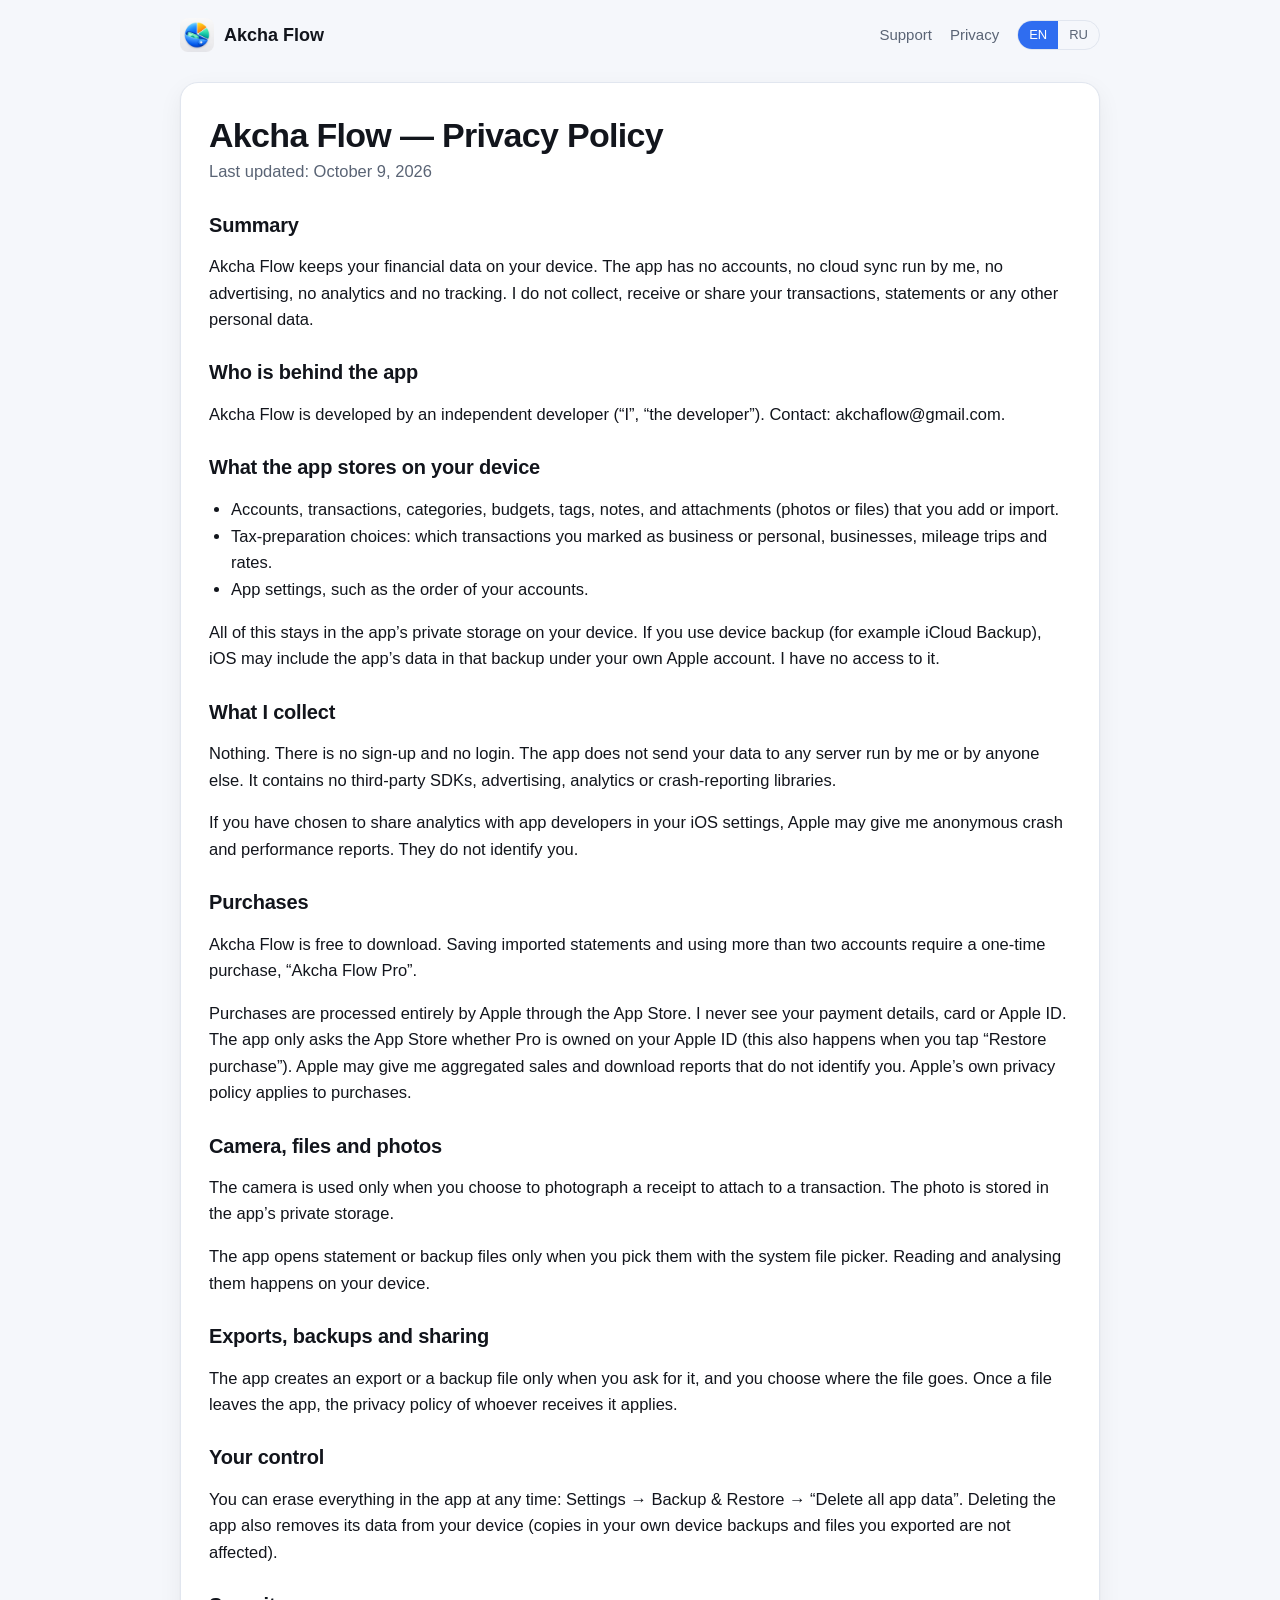
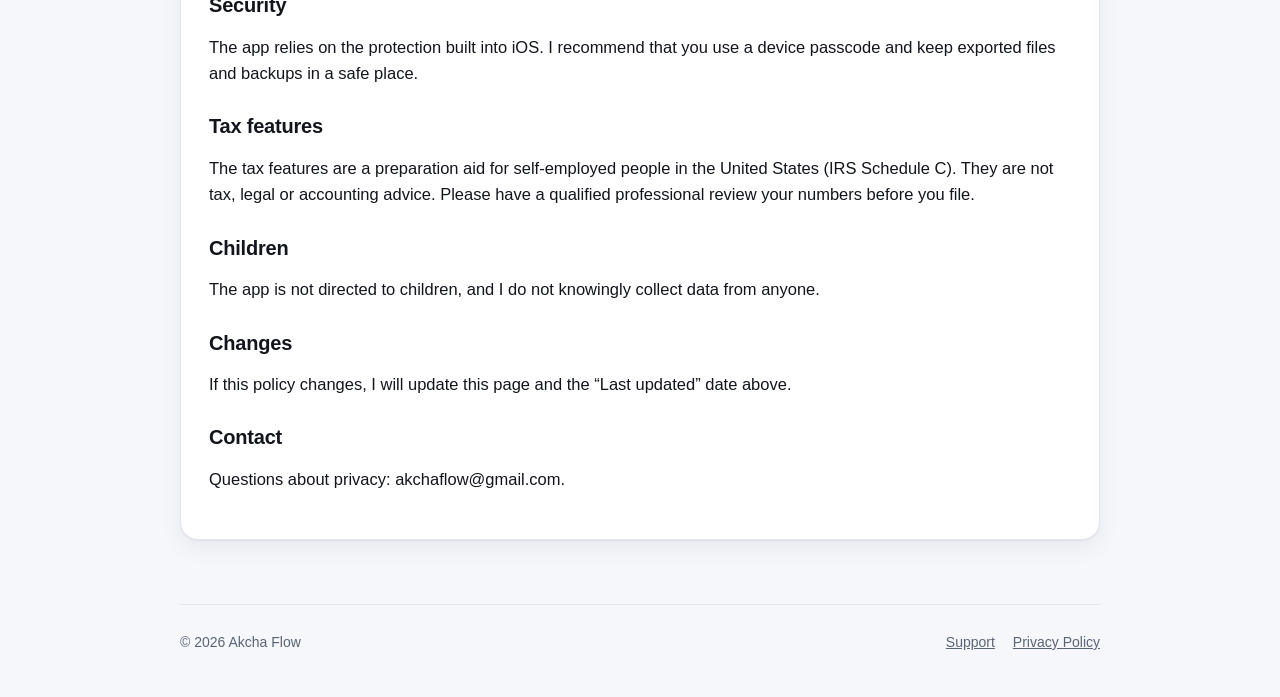
<file: privacy.html>
<!doctype html>
<html lang="en" data-lang="en">
<head>
<meta charset="utf-8">
<meta name="viewport" content="width=device-width, initial-scale=1">
<title>Akcha Flow Privacy Policy</title>
<meta name="description" content="How Akcha Flow handles your data: it stays on your device.">
<meta property="og:title" content="Akcha Flow Privacy Policy">
<meta property="og:description" content="How Akcha Flow handles your data: it stays on your device.">
<meta property="og:type" content="website">
<link rel="icon" type="image/png" href="assets/icon-180.png">
<link rel="apple-touch-icon" href="assets/icon-180.png">
<link rel="stylesheet" href="assets/style.css">
</head>
<body>
<div class="wrap">
<header class="top">
  <a class="brand" href="index.html"><img src="assets/icon-180.png" alt="" width="34" height="34"><span>Akcha Flow</span></a>
  <nav class="menu">
    <a href="support.html"><span lang="en">Support</span><span lang="ru">Поддержка</span></a>
    <a href="privacy.html"><span lang="en">Privacy</span><span lang="ru">Конфиденциальность</span></a>
    <span class="lang-switch" role="group" aria-label="Language">
      <button type="button" data-l="en" aria-pressed="true">EN</button><button type="button" data-l="ru" aria-pressed="false">RU</button>
    </span>
  </nav>
</header>
<main>
<article class="doc" lang="en">
<h1>Akcha Flow — Privacy Policy</h1>
<p class="muted">Last updated: October 9, 2026</p>
<h2>Summary</h2>
<p>Akcha Flow keeps your financial data on your device. The app has no accounts, no cloud sync run by me, no advertising, no analytics and no tracking. I do not collect, receive or share your transactions, statements or any other personal data.</p>
<h2>Who is behind the app</h2>
<p>Akcha Flow is developed by an independent developer (“I”, “the developer”). Contact: akchaflow@gmail.com.</p>
<h2>What the app stores on your device</h2>
<ul><li>Accounts, transactions, categories, budgets, tags, notes, and attachments (photos or files) that you add or import.</li><li>Tax-preparation choices: which transactions you marked as business or personal, businesses, mileage trips and rates.</li><li>App settings, such as the order of your accounts.</li></ul>
<p>All of this stays in the app’s private storage on your device. If you use device backup (for example iCloud Backup), iOS may include the app’s data in that backup under your own Apple account. I have no access to it.</p>
<h2>What I collect</h2>
<p>Nothing. There is no sign-up and no login. The app does not send your data to any server run by me or by anyone else. It contains no third-party SDKs, advertising, analytics or crash-reporting libraries.</p>
<p>If you have chosen to share analytics with app developers in your iOS settings, Apple may give me anonymous crash and performance reports. They do not identify you.</p>
<h2>Purchases</h2>
<p>Akcha Flow is free to download. Saving imported statements and using more than two accounts require a one-time purchase, “Akcha Flow Pro”.</p>
<p>Purchases are processed entirely by Apple through the App Store. I never see your payment details, card or Apple ID. The app only asks the App Store whether Pro is owned on your Apple ID (this also happens when you tap “Restore purchase”). Apple may give me aggregated sales and download reports that do not identify you. Apple’s own privacy policy applies to purchases.</p>
<h2>Camera, files and photos</h2>
<p>The camera is used only when you choose to photograph a receipt to attach to a transaction. The photo is stored in the app’s private storage.</p>
<p>The app opens statement or backup files only when you pick them with the system file picker. Reading and analysing them happens on your device.</p>
<h2>Exports, backups and sharing</h2>
<p>The app creates an export or a backup file only when you ask for it, and you choose where the file goes. Once a file leaves the app, the privacy policy of whoever receives it applies.</p>
<h2>Your control</h2>
<p>You can erase everything in the app at any time: Settings → Backup &amp; Restore → “Delete all app data”. Deleting the app also removes its data from your device (copies in your own device backups and files you exported are not affected).</p>
<h2>Security</h2>
<p>The app relies on the protection built into iOS. I recommend that you use a device passcode and keep exported files and backups in a safe place.</p>
<h2>Tax features</h2>
<p>The tax features are a preparation aid for self-employed people in the United States (IRS Schedule C). They are not tax, legal or accounting advice. Please have a qualified professional review your numbers before you file.</p>
<h2>Children</h2>
<p>The app is not directed to children, and I do not knowingly collect data from anyone.</p>
<h2>Changes</h2>
<p>If this policy changes, I will update this page and the “Last updated” date above.</p>
<h2>Contact</h2>
<p>Questions about privacy: akchaflow@gmail.com.</p>
</article>
<article class="doc" lang="ru">
<h1>Akcha Flow — Политика конфиденциальности</h1>
<p class="muted">Последнее обновление: 9 октября 2026 г.</p>
<h2>Кратко</h2>
<p>Akcha Flow хранит ваши финансовые данные на вашем устройстве. В приложении нет учётных записей, облачной синхронизации с моей стороны, рекламы, аналитики и слежки. Я не собираю, не получаю и никому не передаю ваши операции, выписки и другие личные данные.</p>
<h2>Кто разрабатывает приложение</h2>
<p>Akcha Flow разрабатывает независимый разработчик («я», «разработчик»). Связь: akchaflow@gmail.com.</p>
<h2>Что приложение хранит на вашем устройстве</h2>
<ul><li>Счета, операции, категории, бюджеты, теги, заметки и вложения (фото или файлы), которые вы добавляете или импортируете.</li><li>Налоговые отметки: какие операции вы пометили как рабочие или личные, предприятия, поездки и ставки пробега.</li><li>Настройки приложения, например порядок счетов.</li></ul>
<p>Всё это остаётся в закрытом хранилище приложения на вашем устройстве. Если вы используете резервное копирование устройства (например, iCloud), iOS может включить данные приложения в эту копию под вашей учётной записью Apple. У меня нет к ней доступа.</p>
<h2>Что я собираю</h2>
<p>Ничего. Нет ни регистрации, ни входа. Приложение не отправляет ваши данные ни на сервер, которым владею я, ни на чей-либо другой. В нём нет сторонних SDK, рекламы, аналитики и библиотек для отчётов об ошибках.</p>
<p>Если в настройках iOS вы разрешили делиться данными с разработчиками приложений, Apple может присылать мне обезличенные отчёты о сбоях и работе приложения. По ним вас нельзя узнать.</p>
<h2>Покупки</h2>
<p>Akcha Flow скачивается бесплатно. Сохранение импортированных выписок и больше двух счетов требуют разовой покупки «Akcha Flow Pro».</p>
<p>Покупки полностью обрабатывает Apple через App Store. Я никогда не вижу ваши платёжные данные, карту или Apple ID. Приложение лишь спрашивает у App Store, куплена ли версия Pro на вашем Apple ID (это происходит и при нажатии «Восстановить покупку»). Apple может присылать мне сводные отчёты о продажах и загрузках, по которым вас нельзя узнать. На покупки распространяется политика конфиденциальности Apple.</p>
<h2>Камера, файлы и фото</h2>
<p>Камера используется только тогда, когда вы сами решаете сфотографировать чек, чтобы прикрепить его к операции. Фото хранится в закрытом хранилище приложения.</p>
<p>Приложение открывает файлы выписок или резервных копий только когда вы выбираете их в системном окне выбора файла. Чтение и разбор происходят на вашем устройстве.</p>
<h2>Экспорт, резервные копии и «Поделиться»</h2>
<p>Файл экспорта или резервной копии создаётся только по вашему запросу, и вы сами выбираете, куда его сохранить. Когда файл покидает приложение, на него распространяется политика того, кто его получает.</p>
<h2>Ваш контроль</h2>
<p>Вы можете в любой момент стереть всё в приложении: Настройки → Резервная копия → «Удалить все данные». Удаление приложения тоже удаляет его данные с устройства (копии в резервных копиях вашего устройства и экспортированные вами файлы остаются).</p>
<h2>Безопасность</h2>
<p>Приложение полагается на защиту, встроенную в iOS. Рекомендую использовать код-пароль на устройстве и хранить файлы экспорта и резервные копии в надёжном месте.</p>
<h2>Налоговые функции</h2>
<p>Налоговые функции — помощник для подготовки данных для самозанятых в США (форма IRS Schedule C). Это не налоговая, юридическая или бухгалтерская консультация. Попросите квалифицированного специалиста проверить цифры перед подачей отчётности.</p>
<h2>Дети</h2>
<p>Приложение не предназначено для детей, и я сознательно не собираю данные ни о ком.</p>
<h2>Изменения</h2>
<p>Если политика изменится, я обновлю эту страницу и дату «Последнее обновление» выше.</p>
<h2>Связь</h2>
<p>Вопросы о конфиденциальности: akchaflow@gmail.com.</p>
</article>
</main>
<footer>
  <span>© 2026 Akcha Flow</span>
  <nav>
    <a href="support.html"><span lang="en">Support</span><span lang="ru">Поддержка</span></a>
    <a href="privacy.html"><span lang="en">Privacy Policy</span><span lang="ru">Политика конфиденциальности</span></a>
  </nav>
</footer>
</div>
<script>
(function () {
  var root = document.documentElement, lang = "en";
  try { lang = localStorage.getItem("lang") || ""; } catch (e) {}
  if (lang !== "en" && lang !== "ru") {
    lang = (navigator.language || "en").toLowerCase().indexOf("ru") === 0 ? "ru" : "en";
  }
  function apply(l) {
    root.setAttribute("data-lang", l);
    root.setAttribute("lang", l);
    var b = document.querySelectorAll(".lang-switch button");
    for (var i = 0; i < b.length; i++) b[i].setAttribute("aria-pressed", String(b[i].dataset.l === l));
    try { localStorage.setItem("lang", l); } catch (e) {}
  }
  apply(lang);
  var b = document.querySelectorAll(".lang-switch button");
  for (var i = 0; i < b.length; i++) b[i].addEventListener("click", function () { apply(this.dataset.l); });
  var shots = document.getElementById("shots");
  if (shots) {
    var imgs = shots.querySelectorAll("img"), left = imgs.length;
    var done = function () { if (--left <= 0 && !shots.querySelector("img")) shots.remove(); };
    imgs.forEach(function (im) {
      im.addEventListener("error", function () { im.remove(); done(); });
      im.addEventListener("load", function () { left = -1; });
    });
  }
})();
</script>
</body>
</html>
</file>
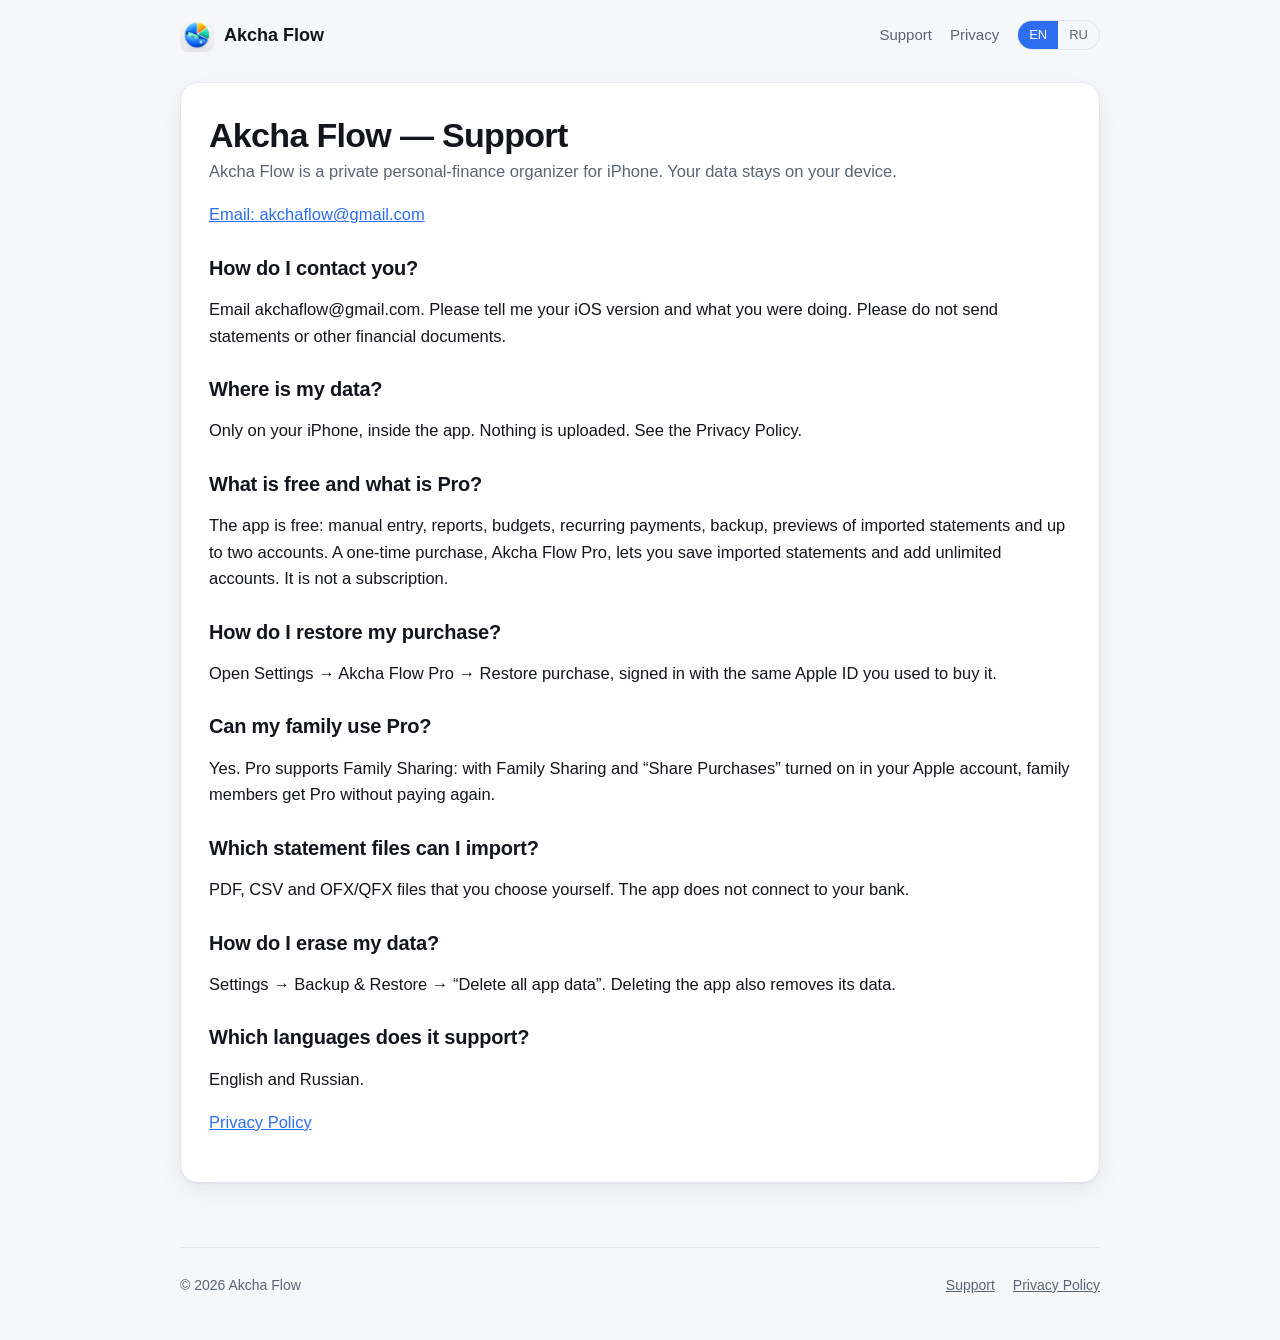
<file: support.html>
<!doctype html>
<html lang="en" data-lang="en">
<head>
<meta charset="utf-8">
<meta name="viewport" content="width=device-width, initial-scale=1">
<title>Akcha Flow Support</title>
<meta name="description" content="Help with Akcha Flow: purchases, imports, privacy and contact.">
<meta property="og:title" content="Akcha Flow Support">
<meta property="og:description" content="Help with Akcha Flow: purchases, imports, privacy and contact.">
<meta property="og:type" content="website">
<link rel="icon" type="image/png" href="assets/icon-180.png">
<link rel="apple-touch-icon" href="assets/icon-180.png">
<link rel="stylesheet" href="assets/style.css">
</head>
<body>
<div class="wrap">
<header class="top">
  <a class="brand" href="index.html"><img src="assets/icon-180.png" alt="" width="34" height="34"><span>Akcha Flow</span></a>
  <nav class="menu">
    <a href="support.html"><span lang="en">Support</span><span lang="ru">Поддержка</span></a>
    <a href="privacy.html"><span lang="en">Privacy</span><span lang="ru">Конфиденциальность</span></a>
    <span class="lang-switch" role="group" aria-label="Language">
      <button type="button" data-l="en" aria-pressed="true">EN</button><button type="button" data-l="ru" aria-pressed="false">RU</button>
    </span>
  </nav>
</header>
<main>
<article class="doc" lang="en">
<h1>Akcha Flow — Support</h1>
<p class="muted">Akcha Flow is a private personal-finance organizer for iPhone. Your data stays on your device.</p>
<p><a href="mailto:akchaflow@gmail.com">Email: akchaflow@gmail.com</a></p>
<h2>How do I contact you?</h2>
<p>Email akchaflow@gmail.com. Please tell me your iOS version and what you were doing. Please do not send statements or other financial documents.</p>
<h2>Where is my data?</h2>
<p>Only on your iPhone, inside the app. Nothing is uploaded. See the Privacy Policy.</p>
<h2>What is free and what is Pro?</h2>
<p>The app is free: manual entry, reports, budgets, recurring payments, backup, previews of imported statements and up to two accounts. A one-time purchase, Akcha Flow Pro, lets you save imported statements and add unlimited accounts. It is not a subscription.</p>
<h2>How do I restore my purchase?</h2>
<p>Open Settings → Akcha Flow Pro → Restore purchase, signed in with the same Apple ID you used to buy it.</p>
<h2>Can my family use Pro?</h2>
<p>Yes. Pro supports Family Sharing: with Family Sharing and “Share Purchases” turned on in your Apple account, family members get Pro without paying again.</p>
<h2>Which statement files can I import?</h2>
<p>PDF, CSV and OFX/QFX files that you choose yourself. The app does not connect to your bank.</p>
<h2>How do I erase my data?</h2>
<p>Settings → Backup &amp; Restore → “Delete all app data”. Deleting the app also removes its data.</p>
<h2>Which languages does it support?</h2>
<p>English and Russian.</p>
<p><a href="privacy.html">Privacy Policy</a></p>
</article>
<article class="doc" lang="ru">
<h1>Akcha Flow — Поддержка</h1>
<p class="muted">Akcha Flow — личный органайзер финансов для iPhone. Ваши данные остаются на вашем устройстве.</p>
<p><a href="mailto:akchaflow@gmail.com">Написать: akchaflow@gmail.com</a></p>
<h2>Как с вами связаться?</h2>
<p>Напишите на akchaflow@gmail.com. Укажите версию iOS и что вы делали. Пожалуйста, не присылайте выписки и другие финансовые документы.</p>
<h2>Где хранятся мои данные?</h2>
<p>Только на вашем iPhone, внутри приложения. Ничего не загружается. Подробнее в Политике конфиденциальности.</p>
<h2>Что бесплатно, а что в Pro?</h2>
<p>Бесплатно: ручной ввод, отчёты, бюджеты, повторяющиеся платежи, резервные копии, предпросмотр импортируемых выписок и до двух счетов. Разовая покупка Akcha Flow Pro позволяет сохранять импортированные выписки и добавлять неограниченное число счетов. Это не подписка.</p>
<h2>Как восстановить покупку?</h2>
<p>Откройте Настройки → Akcha Flow Pro → «Восстановить покупку» под тем же Apple ID, которым вы покупали.</p>
<h2>Может ли моя семья пользоваться Pro?</h2>
<p>Да. Pro поддерживает «Семейный доступ»: если у вас включён «Семейный доступ» и «Общие покупки», члены семьи получат Pro без повторной оплаты.</p>
<h2>Какие файлы выписок можно импортировать?</h2>
<p>PDF, CSV и OFX/QFX, которые вы выбираете сами. Приложение не подключается к вашему банку.</p>
<h2>Как стереть мои данные?</h2>
<p>Настройки → Резервная копия → «Удалить все данные». Удаление приложения тоже удаляет его данные.</p>
<h2>Какие языки поддерживаются?</h2>
<p>Английский и русский.</p>
<p><a href="privacy.html">Политика конфиденциальности</a></p>
</article>
</main>
<footer>
  <span>© 2026 Akcha Flow</span>
  <nav>
    <a href="support.html"><span lang="en">Support</span><span lang="ru">Поддержка</span></a>
    <a href="privacy.html"><span lang="en">Privacy Policy</span><span lang="ru">Политика конфиденциальности</span></a>
  </nav>
</footer>
</div>
<script>
(function () {
  var root = document.documentElement, lang = "en";
  try { lang = localStorage.getItem("lang") || ""; } catch (e) {}
  if (lang !== "en" && lang !== "ru") {
    lang = (navigator.language || "en").toLowerCase().indexOf("ru") === 0 ? "ru" : "en";
  }
  function apply(l) {
    root.setAttribute("data-lang", l);
    root.setAttribute("lang", l);
    var b = document.querySelectorAll(".lang-switch button");
    for (var i = 0; i < b.length; i++) b[i].setAttribute("aria-pressed", String(b[i].dataset.l === l));
    try { localStorage.setItem("lang", l); } catch (e) {}
  }
  apply(lang);
  var b = document.querySelectorAll(".lang-switch button");
  for (var i = 0; i < b.length; i++) b[i].addEventListener("click", function () { apply(this.dataset.l); });
  var shots = document.getElementById("shots");
  if (shots) {
    var imgs = shots.querySelectorAll("img"), left = imgs.length;
    var done = function () { if (--left <= 0 && !shots.querySelector("img")) shots.remove(); };
    imgs.forEach(function (im) {
      im.addEventListener("error", function () { im.remove(); done(); });
      im.addEventListener("load", function () { left = -1; });
    });
  }
})();
</script>
</body>
</html>
</file>
<file: assets/style.css>
:root{
  --bg:#f5f7fb;--fg:#12151c;--muted:#5a6475;--card:#ffffff;--line:#e1e6ef;
  --accent:#2f6df0;--accent-fg:#ffffff;--green:#14a37a;--warm:#e08a00;
  --shadow:0 1px 2px rgba(18,21,28,.06),0 8px 24px rgba(18,21,28,.06);
}
@media (prefers-color-scheme:dark){:root:not([data-theme="light"]){
  --bg:#0e1117;--fg:#e9edf5;--muted:#95a0b4;--card:#161b24;--line:#252c38;
  --accent:#6a9bff;--accent-fg:#0e1117;--green:#3ccfa2;--warm:#f5b13d;
  --shadow:0 1px 2px rgba(0,0,0,.4),0 8px 24px rgba(0,0,0,.35);color-scheme:dark}}
:root[data-theme="dark"]{
  --bg:#0e1117;--fg:#e9edf5;--muted:#95a0b4;--card:#161b24;--line:#252c38;
  --accent:#6a9bff;--accent-fg:#0e1117;--green:#3ccfa2;--warm:#f5b13d;
  --shadow:0 1px 2px rgba(0,0,0,.4),0 8px 24px rgba(0,0,0,.35);color-scheme:dark}
*{box-sizing:border-box}
html{-webkit-text-size-adjust:100%}
body{margin:0;background:var(--bg);color:var(--fg);
  font:17px/1.6 -apple-system,BlinkMacSystemFont,"SF Pro Text","Segoe UI",Roboto,Helvetica,Arial,sans-serif}
a{color:var(--accent)}
.wrap{max-width:960px;margin:0 auto;padding:0 20px}
[data-lang="en"] [lang="ru"],[data-lang="ru"] [lang="en"]{display:none!important}

/* header */
.top{display:flex;align-items:center;justify-content:space-between;gap:12px;padding:18px 0;flex-wrap:wrap}
.brand{display:flex;align-items:center;gap:10px;color:var(--fg);text-decoration:none;font-weight:650;font-size:18px}
.brand img{width:34px;height:34px;border-radius:8px}
.menu{display:flex;align-items:center;gap:18px;font-size:15px}
.menu a{color:var(--muted);text-decoration:none}
.menu a:hover{color:var(--fg)}
.lang-switch{display:inline-flex;border:1px solid var(--line);border-radius:999px;overflow:hidden}
.lang-switch button{font:inherit;font-size:13px;padding:4px 11px;border:0;background:transparent;color:var(--muted);cursor:pointer}
.lang-switch button[aria-pressed="true"]{background:var(--accent);color:var(--accent-fg)}

/* hero */
.hero{text-align:center;padding:48px 0 28px}
.hero .icon{width:112px;height:112px;border-radius:25px;box-shadow:var(--shadow)}
h1{font-size:clamp(34px,6vw,52px);line-height:1.1;margin:22px 0 10px;letter-spacing:-.02em;text-wrap:balance}
.lead{font-size:clamp(18px,2.6vw,22px);color:var(--muted);max-width:620px;margin:0 auto 26px;text-wrap:balance}
.pill{display:inline-block;padding:10px 20px;border-radius:999px;border:1px solid var(--line);background:var(--card);color:var(--muted);font-size:15px}

/* screenshots (hidden by script when no files are present) */
.shots{display:flex;gap:16px;overflow-x:auto;padding:28px 4px 8px;scroll-snap-type:x proximity}
.shots img{height:440px;width:auto;border-radius:24px;border:1px solid var(--line);box-shadow:var(--shadow);scroll-snap-align:center;flex:0 0 auto}

/* sections */
h2{font-size:clamp(24px,4vw,32px);line-height:1.2;margin:56px 0 18px;letter-spacing:-.01em;text-wrap:balance}
.grid{display:grid;grid-template-columns:repeat(auto-fit,minmax(260px,1fr));gap:16px}
.card{background:var(--card);border:1px solid var(--line);border-radius:18px;padding:22px;box-shadow:var(--shadow)}
.card h3{margin:0 0 6px;font-size:18px}
.card p{margin:0;color:var(--muted);font-size:16px}
.dot{width:10px;height:10px;border-radius:50%;display:inline-block;margin-right:8px;background:var(--accent)}
.dot.g{background:var(--green)}.dot.w{background:var(--warm)}
.price{font-size:34px;font-weight:700;margin:4px 0 10px}
.price small{font-size:15px;font-weight:500;color:var(--muted)}
ul.tick{list-style:none;padding:0;margin:12px 0 0}
ul.tick li{padding-left:26px;position:relative;margin:7px 0;color:var(--muted);font-size:16px}
ul.tick li::before{content:"";position:absolute;left:3px;top:.55em;width:9px;height:5px;border-left:2px solid var(--green);border-bottom:2px solid var(--green);transform:rotate(-45deg)}
.note{color:var(--muted);font-size:14px;margin-top:14px}

/* documents (privacy, support) */
.doc{background:var(--card);border:1px solid var(--line);border-radius:18px;padding:12px 28px 30px;margin:12px 0 40px;box-shadow:var(--shadow)}
.doc h1{font-size:clamp(26px,5vw,34px);margin:22px 0 4px;text-align:left}
.doc h2{font-size:20px;margin:28px 0 6px}
.doc p,.doc li{font-size:16.5px}
.doc .muted{color:var(--muted);margin:0 0 8px}
.doc ul{padding-left:22px}

footer{border-top:1px solid var(--line);margin-top:64px;padding:26px 0 44px;color:var(--muted);font-size:14px;display:flex;justify-content:space-between;gap:16px;flex-wrap:wrap}
footer a{color:var(--muted)}
footer nav{display:flex;gap:18px}
@media (max-width:520px){.shots img{height:360px}.doc{padding:8px 18px 24px}}
</file>
